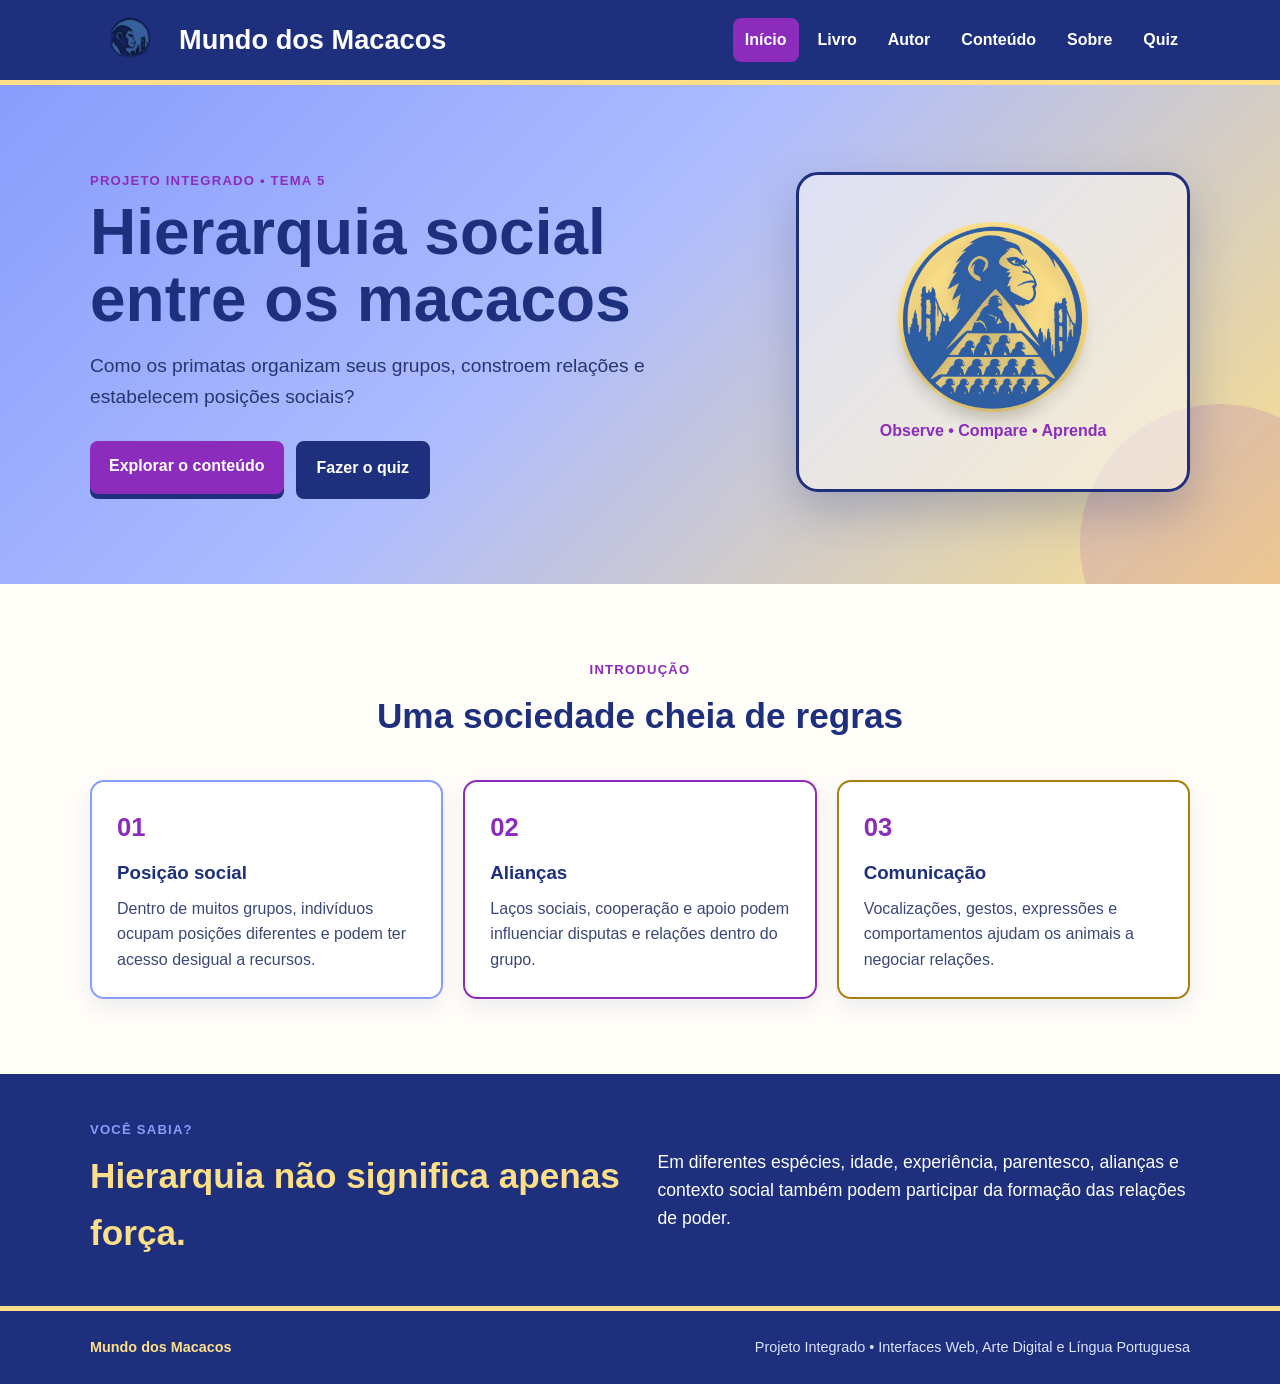
<file: index.html>
<!DOCTYPE html>
<html lang="pt-BR">
<head>
  <meta charset="UTF-8">
  <meta name="viewport" content="width=device-width, initial-scale=1.0">
  <title>Hierarquia Social entre os Macacos</title>
  <link rel="stylesheet" href="css/style3.css">
  <style>
    .topo {
    position: sticky;
    top: 0;
    }
  </style>
</head>
<body>
  <header class="topo">
    <div class="container nav-wrap">
    <a class="logo" href="index.html">
    <img src="Imagens/logos.png" alt="Logo Mundo dos Macacos" width=80 height= 80>
    <span>Mundo dos Macacos</span>
      </a>
      <button class="menu-btn" aria-label="Abrir menu">☰</button>
      <nav>
        <a class="ativo" href="index.html">Início</a>
        <a href="livro3.html">Livro</a>
        <a href="autor3.html">Autor</a>
        <a href="conteudo3.html">Conteúdo</a>
        <a href="sobre3.html">Sobre</a>
        <a href="quiz3.html">Quiz</a>
      </nav>
    </div>
  </header>

  <main>
    <section class="hero">
      <div class="container hero-grid">
        <div>
          <p class="tag">PROJETO INTEGRADO • TEMA 5</p>
          <h1>Hierarquia social entre os macacos</h1>
          <p class="lead">Como os primatas organizam seus grupos, constroem relações e estabelecem posições sociais?</p>
          <div class="botoes">
            <a class="btn" href="conteudo3.html">Explorar o conteúdo</a>
            <a class="btn btn-outline" href="quiz3.html">Fazer o quiz</a>
          </div>
        </div>
        <div class="macaco-card" aria-label="Ilustração de um macaco">
          <div class="lua"></div>
          <div class="macaco">
            <img class="hierar" src="Imagens/logohierarquia.png" alt="Logo Piramide"></div>
          <p>Observe • Compare • Aprenda</p>
        </div>
      </div>
    </section>

    <section class="container section">
      <div class="section-title">
        <p class="tag">INTRODUÇÃO</p>
        <h2>Uma sociedade cheia de regras</h2>
      </div>
      <div class="cards">
        <article class="card"><span>01</span><h3>Posição social</h3>
          <p>Dentro de muitos grupos, indivíduos ocupam posições diferentes e podem ter acesso desigual a recursos.</p>
        </article>
        <article class="card"><span>02</span><h3>Alianças</h3>
          <p>Laços sociais, cooperação e apoio podem influenciar disputas e relações dentro do grupo.</p>
        </article>
        <article class="card"><span>03</span><h3>Comunicação</h3>
          <p>Vocalizações, gestos, expressões e comportamentos ajudam os animais a negociar relações.</p>
        </article>
      </div>
    </section>

    <section class="faixa">
      <div class="container faixa-grid">
        <div><p class="tag">VOCÊ SABIA?</p><h2>Hierarquia não significa apenas força.</h2></div>
        <p>Em diferentes espécies, idade, experiência, parentesco, alianças e contexto social também podem participar da formação das relações de poder.</p>
      </div>
    </section>
  </main>

  <footer><div class="container"><strong> Mundo dos Macacos</strong><span>Projeto Integrado • Interfaces Web, Arte Digital e Língua Portuguesa</span></div></footer>
  <script src="js/script3.js"></script>
</body>
</html>
</file>
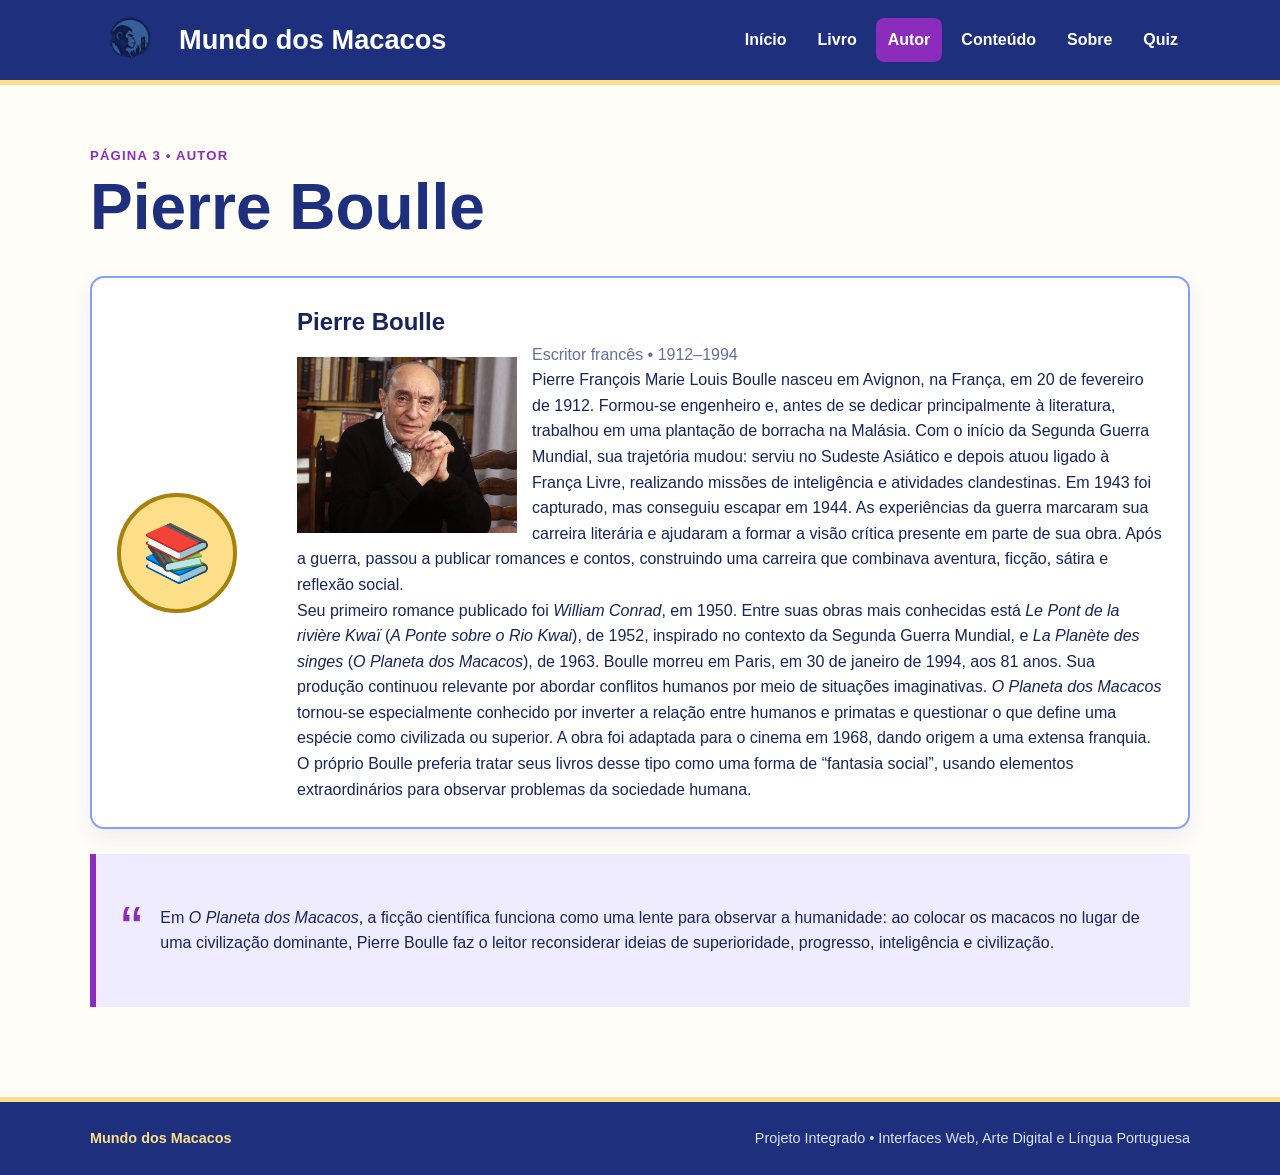
<file: autor3.html>
<!DOCTYPE html>
<html lang="pt-BR">
<head><meta charset="UTF-8"><meta name="viewport" content="width=device-width, initial-scale=1.0"><title>Autor | Mundo dos Macacos</title><link rel="stylesheet" href="css/style3.css">
  <style>
    .topo {
    position: sticky;
    top: 0;
    }
  </style>
</head>
<body>
<header class="topo"><div class="container nav-wrap"><a class="logo" href="index.html">
  <img src="Imagens/logos.png" alt="Logo Mundo dos Macacos" width=80 height=80><span>Mundo dos Macacos</span></a><button class="menu-btn">☰</button><nav>
  <a href="index.html">Início</a>
  <a href="livro3.html">Livro</a>
  <a class="ativo" href="autor3.html">Autor</a>
  <a href="conteudo3.html">Conteúdo</a>
  <a href="sobre3.html">Sobre</a><a href="quiz3.html">Quiz</a>
</nav>
</div>
</header>
<main class="container page">
<p class="tag">PÁGINA 3 • AUTOR</p><h1>Pierre Boulle</h1>
<div class="author-card"><div class="avatar">📚</div><div><h2>Pierre Boulle</h2>
  <img src="Imagens/autor.jpg" class="imagem-texto">
  <p class="muted">Escritor francês • 1912–1994</p><p>Pierre François Marie Louis Boulle nasceu em Avignon, na França, em 20 de fevereiro de 1912. Formou-se engenheiro e, antes de se dedicar principalmente à literatura, trabalhou em uma plantação de borracha na Malásia. Com o início da Segunda Guerra Mundial, sua trajetória mudou: serviu no Sudeste Asiático e depois atuou ligado à França Livre, realizando missões de inteligência e atividades clandestinas. Em 1943 foi capturado, mas conseguiu escapar em 1944. As experiências da guerra marcaram sua carreira literária e ajudaram a formar a visão crítica presente em parte de sua obra. Após a guerra, passou a publicar romances e contos, construindo uma carreira que combinava aventura, ficção, sátira e reflexão social.</p><p>Seu primeiro romance publicado foi <em>William Conrad</em>, em 1950. Entre suas obras mais conhecidas está <em>Le Pont de la rivière Kwaï</em> (<em>A Ponte sobre o Rio Kwai</em>), de 1952, inspirado no contexto da Segunda Guerra Mundial, e <em>La Planète des singes</em> (<em>O Planeta dos Macacos</em>), de 1963. Boulle morreu em Paris, em 30 de janeiro de 1994, aos 81 anos. Sua produção continuou relevante por abordar conflitos humanos por meio de situações imaginativas. <em>O Planeta dos Macacos</em> tornou-se especialmente conhecido por inverter a relação entre humanos e primatas e questionar o que define uma espécie como civilizada ou superior. A obra foi adaptada para o cinema em 1968, dando origem a uma extensa franquia. O próprio Boulle preferia tratar seus livros desse tipo como uma forma de “fantasia social”, usando elementos extraordinários para observar problemas da sociedade humana.</p></div></div>
<div class="quote"><span>“</span><p>Em <em>O Planeta dos Macacos</em>, a ficção científica funciona como uma lente para observar a humanidade: ao colocar os macacos no lugar de uma civilização dominante, Pierre Boulle faz o leitor reconsiderar ideias de superioridade, progresso, inteligência e civilização.</p></div>
</main><footer><div class="container"><strong> Mundo dos Macacos</strong><span>Projeto Integrado • Interfaces Web, Arte Digital e Língua Portuguesa</span></div></footer><script src="js/script3.js"></script>
</body></html>
</file>
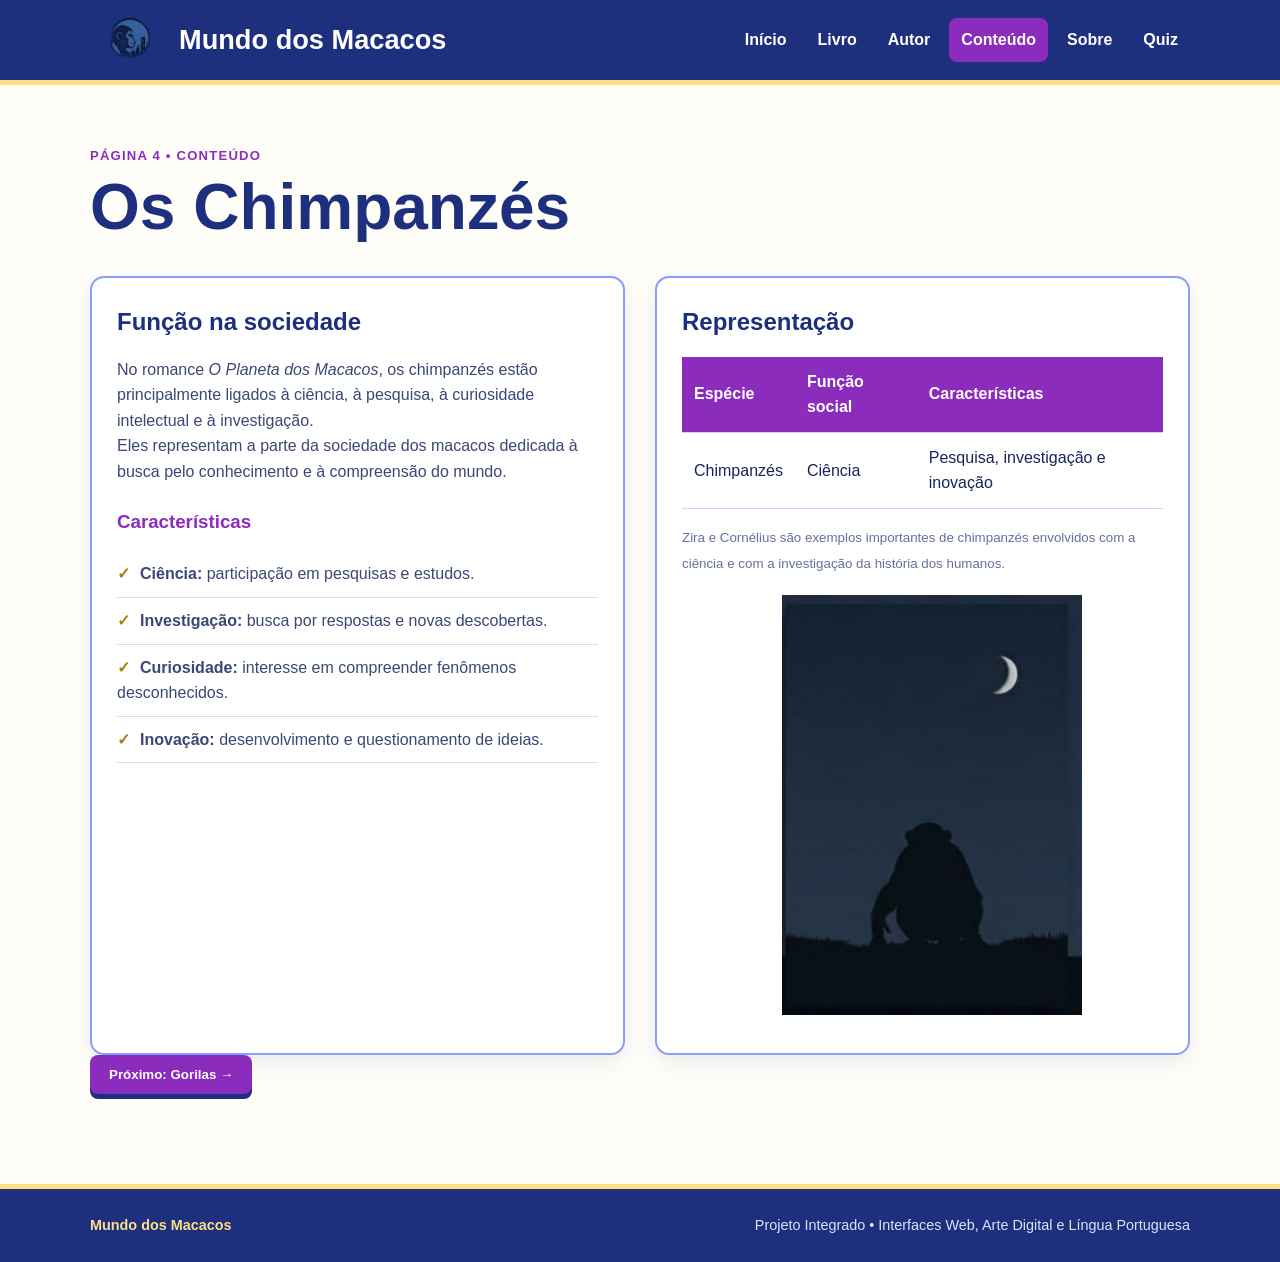
<file: conteudo3.html>
<!DOCTYPE html>
<html lang="pt-BR">
<head><meta charset="UTF-8"><meta name="viewport" content="width=device-width, initial-scale=1.0"><title>Conteúdo | Mundo dos Macacos</title><link rel="stylesheet" href="css/style3.css">
  <style>
    .topo {
    position: sticky;
    top: 0;
    }
  </style>
</head>
<body>
<header class="topo"><div class="container nav-wrap">
  <a class="logo" href="index.html">
  <img src="Imagens/logos.png" alt="Logo Mundo dos Macacos" width=80 height=80><span>Mundo dos Macacos</span></a>
  <button class="menu-btn">☰</button><nav>

    <a href="index.html">Início</a>
    <a href="livro3.html">Livro</a>
    <a href="autor3.html">Autor</a>
    <a class="ativo" href="conteudo3.html">Conteúdo</a>
    <a href="sobre3.html">Sobre</a>
    <a href="quiz3.html">Quiz</a>
  </nav>
</div>
</header>
<main class="container page">

    <p class="tag">PÁGINA 4 • CONTEÚDO</p>

    <!-- PÁGINA 1 - CHIMPANZÉS -->
    <section class="pagina ativa" id="chimpanzes">

        <h1>Os Chimpanzés</h1>

        <div class="info-grid">

            <section class="text-box">
                <h2>Função na sociedade</h2>

                <p>
                    No romance <i>O Planeta dos Macacos</i>, os chimpanzés
                    estão principalmente ligados à ciência, à pesquisa,
                    à curiosidade intelectual e à investigação.
                </p>

                <p>
                    Eles representam a parte da sociedade dos macacos
                    dedicada à busca pelo conhecimento e à compreensão
                    do mundo.
                </p>

                <h3>Características</h3>

                <ul class="check-list">
                    <li><b>Ciência:</b> participação em pesquisas e estudos.</li>
                    <li><b>Investigação:</b> busca por respostas e novas descobertas.</li>
                    <li><b>Curiosidade:</b> interesse em compreender fenômenos desconhecidos.</li>
                    <li><b>Inovação:</b> desenvolvimento e questionamento de ideias.</li>
                </ul>
            </section>

            <section class="table-box">
                <h2>Representação</h2>

                <table>
                    <thead>
                        <tr>
                            <th>Espécie</th>
                            <th>Função social</th>
                            <th>Características</th>
                        </tr>
                    </thead>

                    <tbody>
                        <tr>
                            <td>Chimpanzés</td>
                            <td>Ciência</td>
                            <td>Pesquisa, investigação e inovação</td>
                        </tr>
                    </tbody>
                </table>

                <small>
                    Zira e Cornélius são exemplos importantes de chimpanzés
                    envolvidos com a ciência e com a investigação da história
                    dos humanos.
                </small>
                  <img class="chimp" src="Imagens/chimpanzevet.jpg" alt="Chimpanzé Vetor">
            </section>
        </div>

        <button class="btn" data-pagina="gorilas">
            Próximo: Gorilas →
        </button>

    </section>


    <!-- PÁGINA 2 - GORILAS -->
    <section class="pagina" id="gorilas">

        <h1>Os Gorilas</h1>

        <div class="info-grid">

            <section class="text-box">
                <h2>Função na sociedade</h2>

                <p>
                    Os gorilas são associados à força física, à ação prática,
                    à caça e à segurança. Dentro da organização social
                    apresentada no romance, representam uma parcela mais
                    ligada à força e ao poder de ação.
                </p>

                <p>
                    Sua função está relacionada principalmente às atividades
                    que exigem autoridade física, imposição e capacidade de
                    agir diretamente sobre situações concretas.
                </p>

                <h3>Características</h3>

                <ul class="check-list">
                    <li><b>Força física:</b> representam a força dentro da sociedade.</li>
                    <li><b>Ação:</b> estão ligados às atividades práticas.</li>
                    <li><b>Caça:</b> participam de atividades relacionadas à caça.</li>
                    <li><b>Segurança:</b> exercem funções ligadas à proteção e à autoridade.</li>
                </ul>
            </section>

            <section class="table-box">
                <h2>Representação</h2>

                <table>
                    <thead>
                        <tr>
                            <th>Espécie</th>
                            <th>Função social</th>
                            <th>Características</th>
                        </tr>
                    </thead>

                    <tbody>
                        <tr>
                            <td>Chimpanzés</td>
                            <td>Ciência</td>
                            <td>Pesquisa, investigação e inovação</td>
                        </tr>
                        <tr>
                            <td>Gorilas</td>
                            <td>Força e ação</td>
                            <td>Caça, segurança e atividades práticas</td>
                        </tr>
                    </tbody>
                </table>
              <img class="goril" src="Imagens/gorilavet.jpg" alt="Gorila Vetor">
            </section>

        </div>

        <button class="btn" data-pagina="chimpanzes">
            ← Voltar: Chimpanzés
        </button>

        <button class="btn" data-pagina="orangotangos">
            Próximo: Orangotangos →
        </button>

    </section>


    <!-- PÁGINA 3 - ORANGOTANGOS -->
    <section class="pagina" id="orangotangos">

        <h1>Os Orangotangos</h1>

        <div class="info-grid">

            <section class="text-box">
                <h2>Função na sociedade</h2>

                <p>
                    Os orangotangos ocupam posições de autoridade e influência
                    política e institucional dentro da sociedade apresentada
                    no romance.
                </p>

                <p>
                    Eles são apresentados como mais conservadores e ligados
                    à manutenção das ideias tradicionais da sociedade.
                    Por isso, entram em conflito com descobertas científicas
                    que ameaçam suas certezas.
                </p>

                <h3>Características</h3>

                <ul class="check-list">
                    <li><b>Autoridade:</b> ocupam posições de influência.</li>
                    <li><b>Política:</b> participam da organização política da sociedade.</li>
                    <li><b>Tradição:</b> estão ligados à manutenção das ideias tradicionais.</li>
                    <li><b>Instituições:</b> representam estruturas de poder e organização social.</li>
                </ul>
            </section>

            <section class="table-box">
                <h2>Representação</h2>

                <table>
                    <thead>
                        <tr>
                            <th>Espécie</th>
                            <th>Função social</th>
                            <th>Características</th>
                        </tr>
                    </thead>

                    <tbody>
                        <tr>
                            <td>Chimpanzés</td>
                            <td>Ciência</td>
                            <td>Pesquisa, investigação e inovação</td>
                        </tr>
                        <tr>
                            <td>Gorilas</td>
                            <td>Força e ação</td>
                            <td>Caça, segurança e atividades práticas</td>
                        </tr>
                        <tr>
                            <td>Orangotangos</td>
                            <td>Autoridade</td>
                            <td>Política, tradição e instituições</td>
                        </tr>
                    </tbody>
                </table>

                <small>
                    A divisão representa a sociedade fictícia de Soror
                    apresentada no romance de Pierre Boulle.
                </small>
              <img class="orang" src="Imagens/orangotangovet.jpg" alt="Orangotango Vetor">
            </section>

        </div>

        <button class="btn" data-pagina="gorilas">
            ← Voltar: Gorilas
        </button>

    </section>

</main>
<footer><div class="container"><strong> Mundo dos Macacos</strong><span>Projeto Integrado • Interfaces Web, Arte Digital e Língua Portuguesa</span></div></footer><script src="js/script3.js"></script>
</body></html>
</file>
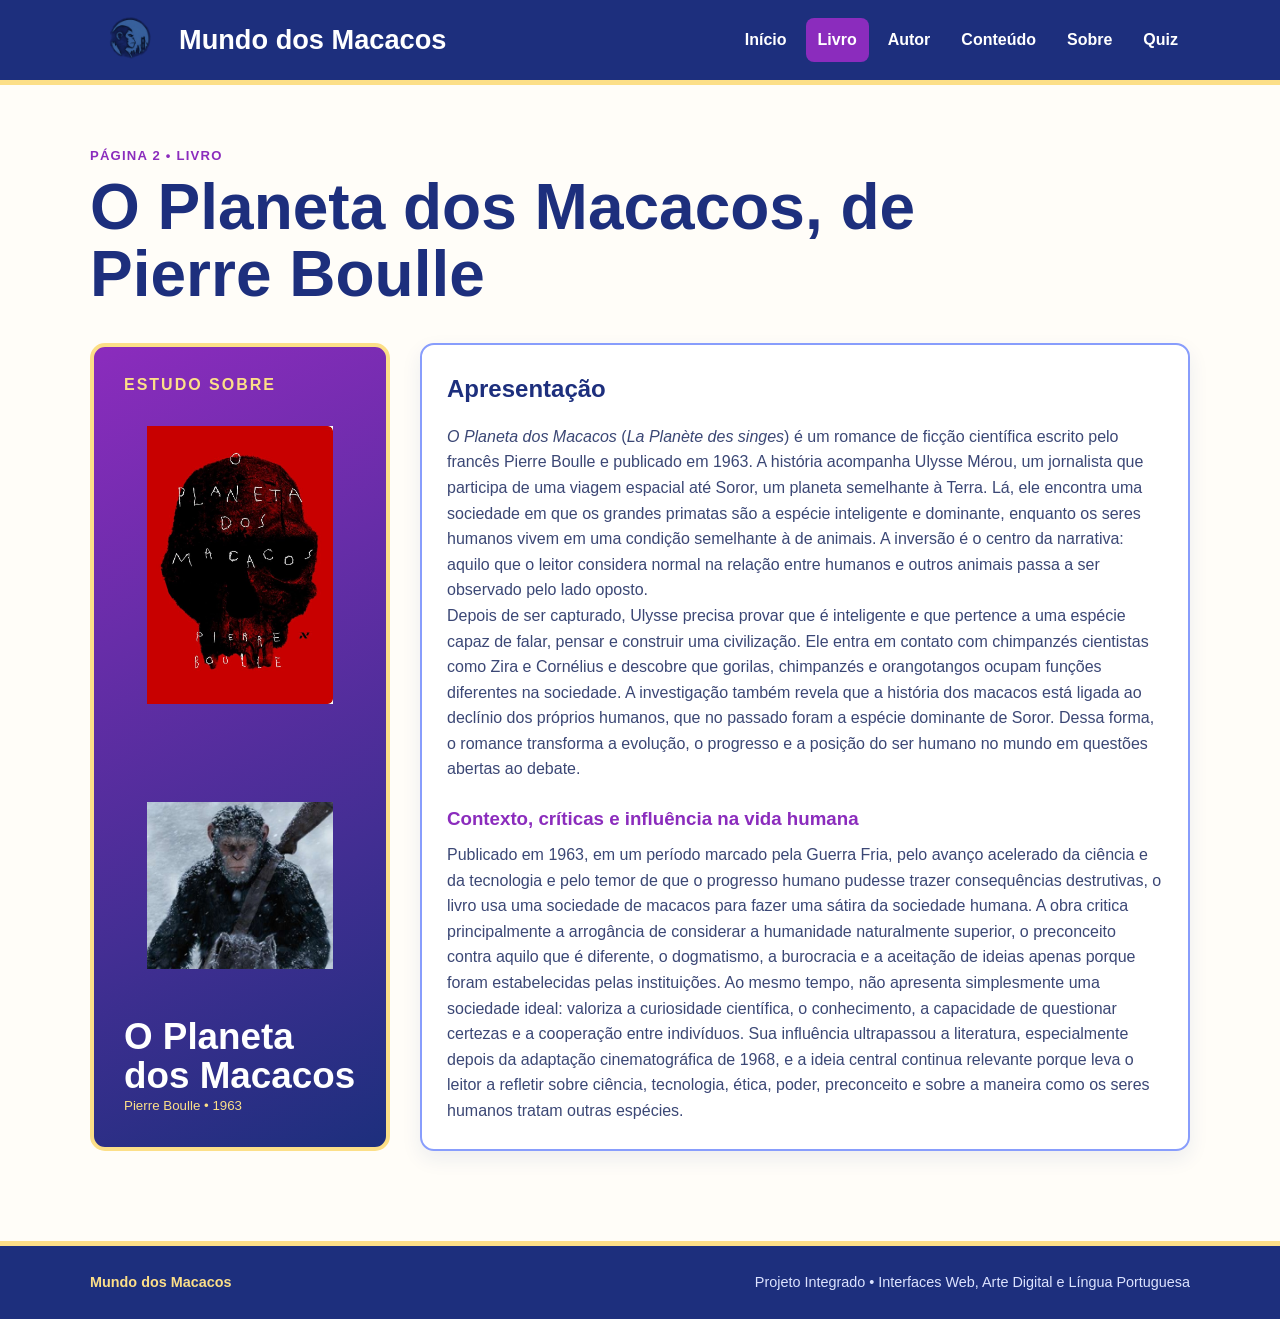
<file: livro3.html>
<!DOCTYPE html>
<html lang="pt-BR">
<head><meta charset="UTF-8"><meta name="viewport" content="width=device-width, initial-scale=1.0"><title>Livro | Mundo dos Macacos</title><link rel="stylesheet" href="css/style3.css">
  <style>
    .topo {
    position: sticky;
    top: 0;
    }
  </style>
</head>
<body>
<header class="topo"><div class="container nav-wrap"><a class="logo" href="index.html">     <img src="Imagens/logos.png" alt="Logo Mundo dos Macacos" width=80 height= 80><span>Mundo dos Macacos</span></a><button class="menu-btn">☰</button><nav>
  <a href="index.html">Início</a>
  <a class="ativo" href="livro3.html">Livro</a>
  <a href="autor3.html">Autor</a>
  <a href="conteudo3.html">Conteúdo</a>
  <a href="sobre3.html">Sobre</a>
  <a href="quiz3.html">Quiz</a>
</nav>
</div>
</header>
<main class="container page">
  <p class="tag">PÁGINA 2 • LIVRO</p><h1>O Planeta dos Macacos, de Pierre Boulle</h1>
  <div class="book-layout">
    <div class="capa">
      
      <img class="capalivro" src="Imagens/capalivro.jpg" alt="Capa de O Planeta dos Macacos">
      
      <img class="capafilme" src="Imagens/capafilme.jpg" alt="Capa de O Planeta dos Macacos">

    <div class="capa-top">ESTUDO SOBRE</div>
    <h2>O Planeta<br>dos Macacos</h2>
    <small>Pierre Boulle • 1963</small>
    </div>
      
    <article class="text-box"><h2>Apresentação</h2><p><em>O Planeta dos Macacos</em> (<em>La Planète des singes</em>) é um romance de ficção científica escrito pelo francês Pierre Boulle e publicado em 1963. A história acompanha Ulysse Mérou, um jornalista que participa de uma viagem espacial até Soror, um planeta semelhante à Terra. Lá, ele encontra uma sociedade em que os grandes primatas são a espécie inteligente e dominante, enquanto os seres humanos vivem em uma condição semelhante à de animais. A inversão é o centro da narrativa: aquilo que o leitor considera normal na relação entre humanos e outros animais passa a ser observado pelo lado oposto.</p><p>Depois de ser capturado, Ulysse precisa provar que é inteligente e que pertence a uma espécie capaz de falar, pensar e construir uma civilização. Ele entra em contato com chimpanzés cientistas como Zira e Cornélius e descobre que gorilas, chimpanzés e orangotangos ocupam funções diferentes na sociedade. A investigação também revela que a história dos macacos está ligada ao declínio dos próprios humanos, que no passado foram a espécie dominante de Soror. Dessa forma, o romance transforma a evolução, o progresso e a posição do ser humano no mundo em questões abertas ao debate.</p><h3>Contexto, críticas e influência na vida humana</h3><p>Publicado em 1963, em um período marcado pela Guerra Fria, pelo avanço acelerado da ciência e da tecnologia e pelo temor de que o progresso humano pudesse trazer consequências destrutivas, o livro usa uma sociedade de macacos para fazer uma sátira da sociedade humana. A obra critica principalmente a arrogância de considerar a humanidade naturalmente superior, o preconceito contra aquilo que é diferente, o dogmatismo, a burocracia e a aceitação de ideias apenas porque foram estabelecidas pelas instituições. Ao mesmo tempo, não apresenta simplesmente uma sociedade ideal: valoriza a curiosidade científica, o conhecimento, a capacidade de questionar certezas e a cooperação entre indivíduos. Sua influência ultrapassou a literatura, especialmente depois da adaptação cinematográfica de 1968, e a ideia central continua relevante porque leva o leitor a refletir sobre ciência, tecnologia, ética, poder, preconceito e sobre a maneira como os seres humanos tratam outras espécies.</p></article>
  </div>
</main>
<footer><div class="container"><strong> Mundo dos Macacos</strong><span>Projeto Integrado • Interfaces Web, Arte Digital e Língua Portuguesa</span></div></footer><script src="js/script3.js"></script>
</body></html>
</file>
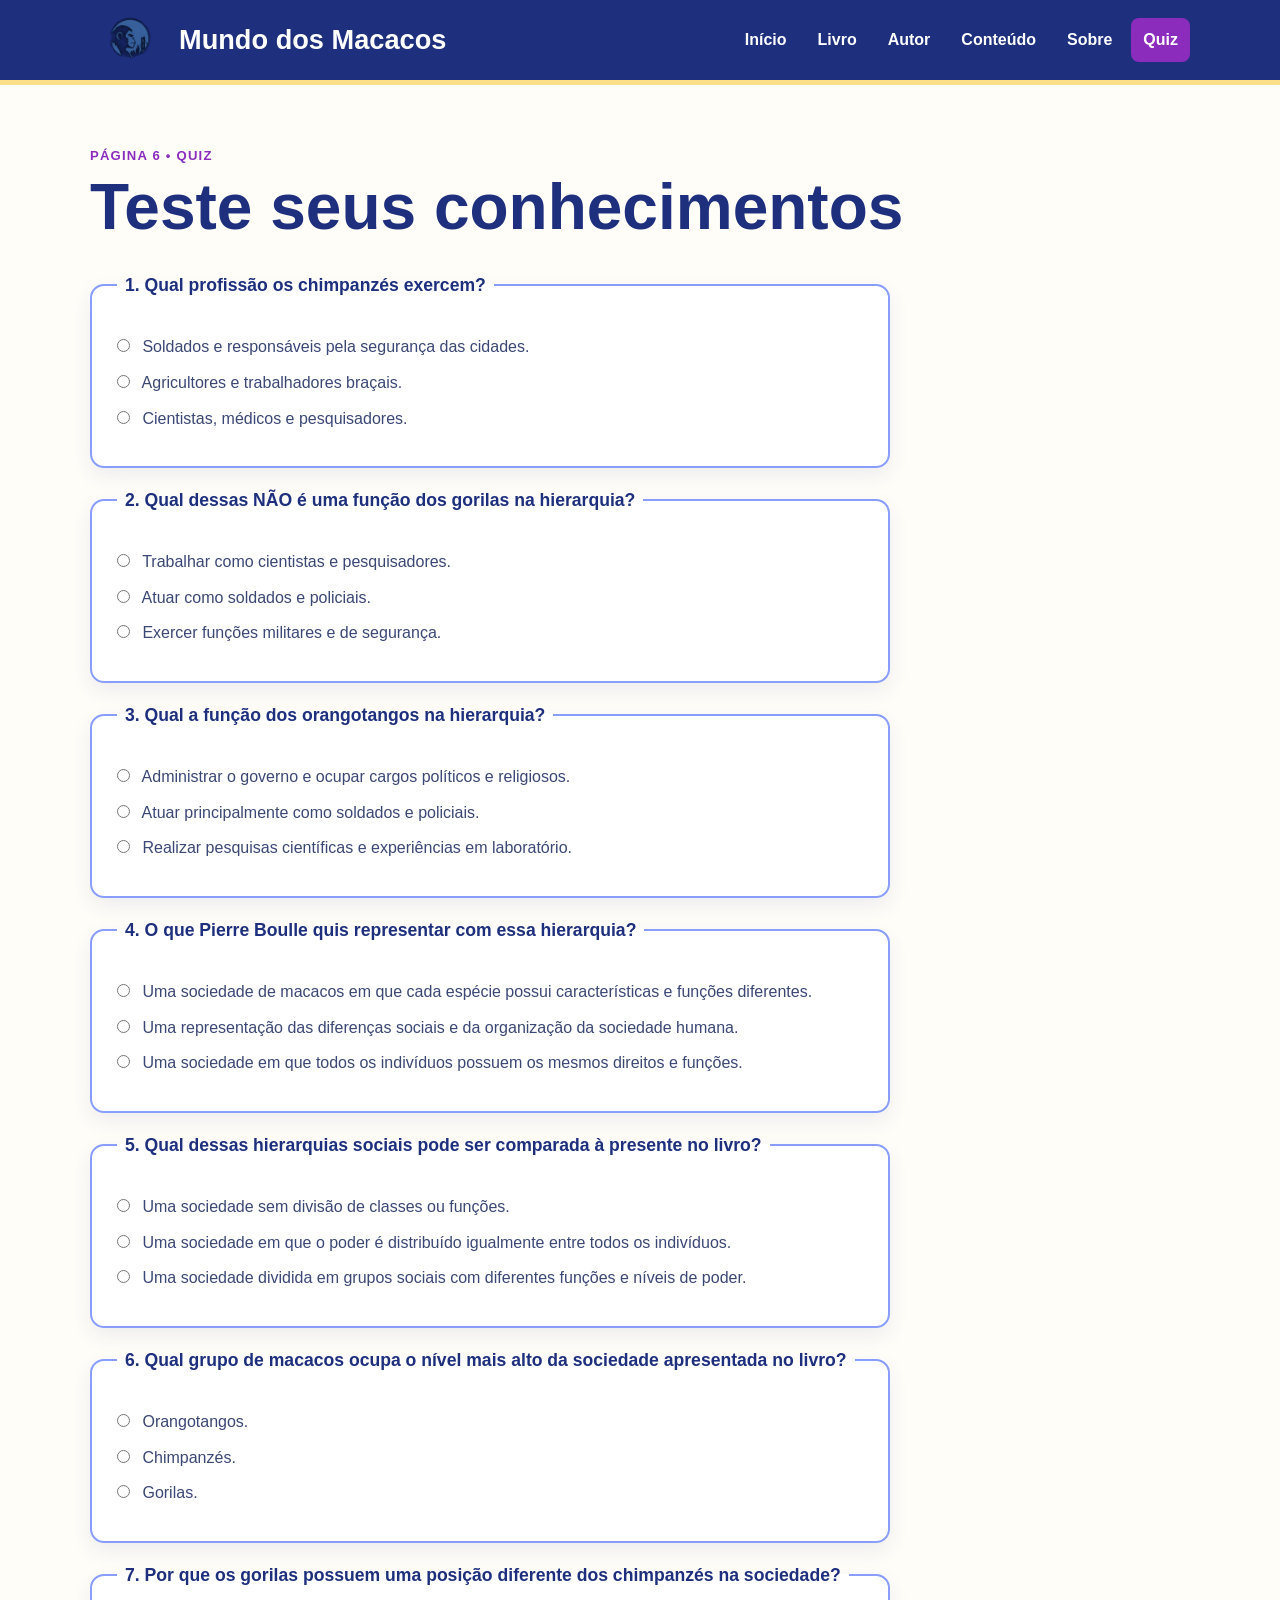
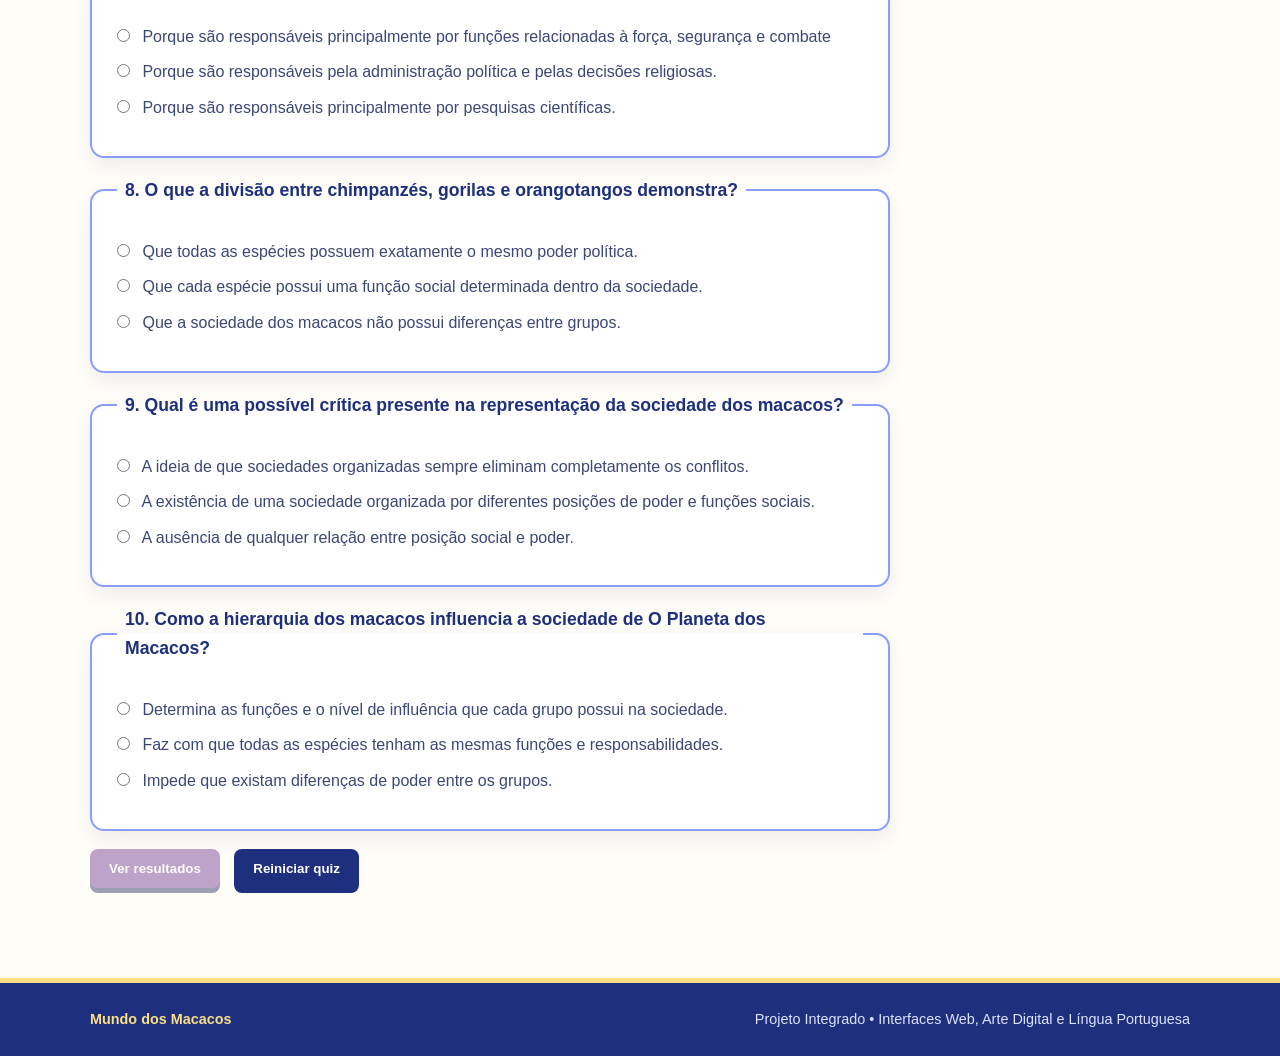
<file: quiz3.html>
<!DOCTYPE html>
<html lang="pt-BR">
<head><meta charset="UTF-8"><meta name="viewport" content="width=device-width, initial-scale=1.0"><title>Quiz | Mundo dos Macacos</title><link rel="stylesheet" href="css/style3.css">
  <style>
    .topo {
    position: sticky;
    top: 0;
    }
  </style>
</head>
<body>
<header class="topo"><div class="container nav-wrap"><a class="logo" href="index.html">
  <img src="Imagens/logos.png" alt="Logo Mundo dos Macacos" width=80 height=80><span>Mundo dos Macacos</span></a><button class="menu-btn">☰</button><nav>
  <a href="index.html">Início</a>
  <a href="livro3.html">Livro</a>
  <a href="autor3.html">Autor</a>
  <a href="conteudo3.html">Conteúdo</a>
  <a href="sobre3.html">Sobre</a>
  <a class="ativo" href="quiz3.html">Quiz</a>
</nav>
</div>
</header>
<main class="container page">
<p class="tag">PÁGINA 6 • QUIZ</p><h1>Teste seus conhecimentos</h1>
<form id="quizForm" class="quiz">
  
<fieldset><legend>1. Qual profissão os chimpanzés exercem?</legend>
<label><input type="radio" name="q1" value="a"> Soldados e responsáveis pela segurança das cidades.</label>
<label><input type="radio" name="q1" value="b"> Agricultores e trabalhadores braçais.</label>
<label><input type="radio" name="q1" value="c"> Cientistas, médicos e pesquisadores.</label>
</fieldset>

<fieldset><legend>2. Qual dessas NÃO é uma função dos gorilas na hierarquia?</legend>
<label><input type="radio" name="q2" value="a"> Trabalhar como cientistas e pesquisadores.</label>
<label><input type="radio" name="q2" value="b"> Atuar como soldados e policiais.</label>
<label><input type="radio" name="q2" value="c"> Exercer funções militares e de segurança.</label>
</fieldset>

<fieldset><legend>3. Qual a função dos orangotangos na hierarquia?</legend>
<label><input type="radio" name="q3" value="a"> Administrar o governo e ocupar cargos políticos e religiosos.</label>
<label><input type="radio" name="q3" value="b"> Atuar principalmente como soldados e policiais.</label>
<label><input type="radio" name="q3" value="c"> Realizar pesquisas científicas e experiências em laboratório.</label>
</fieldset>

<fieldset><legend>4. O que Pierre Boulle quis representar com essa hierarquia?</legend>
<label><input type="radio" name="q4" value="a"> Uma sociedade de macacos em que cada espécie possui características e funções diferentes.</label>
<label><input type="radio" name="q4" value="b"> Uma representação das diferenças sociais e da organização da sociedade humana.</label>
<label><input type="radio" name="q4" value="c"> Uma sociedade em que todos os indivíduos possuem os mesmos direitos e funções.</label>
</fieldset>

<fieldset><legend>5. Qual dessas hierarquias sociais pode ser comparada à presente no livro?</legend>
<label><input type="radio" name="q5" value="a"> Uma sociedade sem divisão de classes ou funções.</label>
<label><input type="radio" name="q5" value="b"> Uma sociedade em que o poder é distribuído igualmente entre todos os indivíduos.</label>
<label><input type="radio" name="q5" value="c"> Uma sociedade dividida em grupos sociais com diferentes funções e níveis de poder.</label>
</fieldset>

<fieldset><legend>6. Qual grupo de macacos ocupa o nível mais alto da sociedade apresentada no livro?</legend>
<label><input type="radio" name="q6" value="a"> Orangotangos.</label>
<label><input type="radio" name="q6" value="b"> Chimpanzés.</label>
<label><input type="radio" name="q6" value="c"> Gorilas.</label>
</fieldset>

<fieldset><legend>7. Por que os gorilas possuem uma posição diferente dos chimpanzés na sociedade?</legend>
<label><input type="radio" name="q7" value="a"> Porque são responsáveis principalmente por funções relacionadas à força, segurança e combate</label>
<label><input type="radio" name="q7" value="b"> Porque são responsáveis pela administração política e pelas decisões religiosas.</label>
<label><input type="radio" name="q7" value="c"> Porque são responsáveis principalmente por pesquisas científicas.</label>
</fieldset>

<fieldset><legend>8. O que a divisão entre chimpanzés, gorilas e orangotangos demonstra?</legend>
<label><input type="radio" name="q8" value="a"> Que todas as espécies possuem exatamente o mesmo poder política.</label>
<label><input type="radio" name="q8" value="b"> Que cada espécie possui uma função social determinada dentro da sociedade.</label>
<label><input type="radio" name="q8" value="c"> Que a sociedade dos macacos não possui diferenças entre grupos.</label>
</fieldset>

<fieldset><legend>9. Qual é uma possível crítica presente na representação da sociedade dos macacos?</legend>
<label><input type="radio" name="q9" value="a"> A ideia de que sociedades organizadas sempre eliminam completamente os conflitos.</label>
<label><input type="radio" name="q9" value="b"> A existência de uma sociedade organizada por diferentes posições de poder e funções sociais.</label>
<label><input type="radio" name="q9" value="c"> A ausência de qualquer relação entre posição social e poder.</label>
</fieldset>

<fieldset><legend>10. Como a hierarquia dos macacos influencia a sociedade de O Planeta dos Macacos?</legend>
<label><input type="radio" name="q10" value="a"> Determina as funções e o nível de influência que cada grupo possui na sociedade.</label>
<label><input type="radio" name="q10" value="b"> Faz com que todas as espécies tenham as mesmas funções e responsabilidades.</label>
<label><input type="radio" name="q10" value="c"> Impede que existam diferenças de poder entre os grupos.</label>
</fieldset>
  
<button type="submit" id="botaoResultado" class="btn" disabled>
    Ver resultados
</button>

<button type="button" id="botaoReiniciar" class="btn reiniciar">
    Reiniciar quiz
</button>
<p id="resultado" class="resultado" aria-live="polite"></p>
</form>
</main><footer><div class="container"><strong> Mundo dos Macacos</strong><span>Projeto Integrado • Interfaces Web, Arte Digital e Língua Portuguesa</span></div></footer><script src="js/script3.js"></script>
</body></html>
</file>
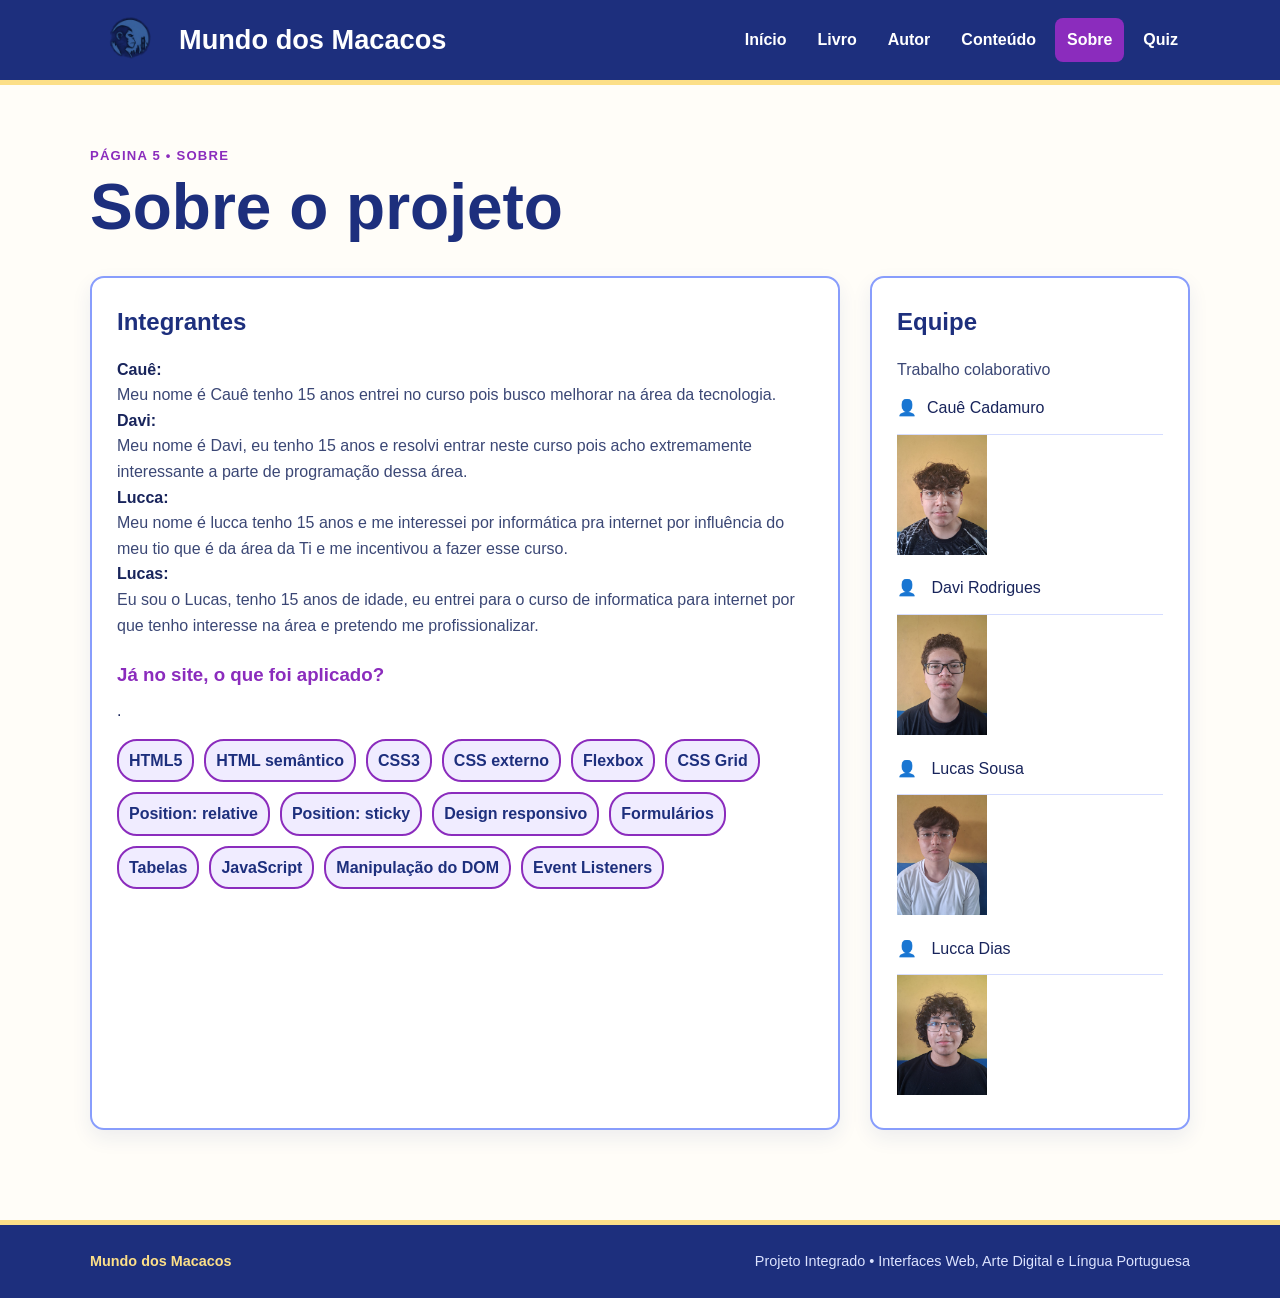
<file: sobre3.html>
<!DOCTYPE html>
<html lang="pt-BR">
<head><meta charset="UTF-8"><meta name="viewport" content="width=device-width, initial-scale=1.0"><title>Sobre | Mundo dos Macacos</title><link rel="stylesheet" href="css/style3.css">
  <style>
    .topo {
    position: sticky;
    top: 0;
    }
  </style>
</head>
<body>
<header class="topo"><div class="container nav-wrap"><a class="logo" href="index.html">
  <img src="Imagens/logos.png" alt="Logo Mundo dos Macacos" width=80 height=80><span>Mundo dos Macacos</span></a><button class="menu-btn">☰</button><nav>
  <a href="index.html">Início</a>
  <a href="livro3.html">Livro</a>
  <a href="autor3.html">Autor</a>
  <a href="conteudo3.html">Conteúdo</a>
  <a class="ativo" href="sobre3.html">Sobre</a>
  <a href="quiz3.html">Quiz</a>
</nav>
</div>
</header>
<main class="container page">
<p class="tag">PÁGINA 5 • SOBRE</p><h1>Sobre o projeto</h1>
<div class="about-grid"><section class="text-box"><h2>Integrantes</h2>
  <strong>Cauê:</strong>
  <p>Meu nome é Cauê tenho 15 anos entrei no curso pois busco melhorar na área da tecnologia.</p>
  <strong>Davi:</strong> 
  <p>Meu nome é Davi, eu tenho 15 anos e resolvi entrar neste curso pois acho extremamente interessante a parte de programação dessa área.</p>
  <strong>Lucca:</strong>
  <p>Meu nome é lucca tenho 15 anos e me interessei por informática pra internet por influência do meu tio que é da área da Ti e me incentivou a fazer esse curso.</p> 
  <strong>Lucas:</strong>
  <p>Eu sou o Lucas, tenho 15 anos de idade, eu entrei para o curso de informatica para internet por que tenho interesse na área e pretendo me profissionalizar.</p><h3>Já no site, o que foi aplicado?</h3>.
<div class="skills">
    <span>HTML5</span>
    <span>HTML semântico</span>
    <span>CSS3</span>
    <span>CSS externo</span>
    <span>Flexbox</span>
    <span>CSS Grid</span>
    <span>Position: relative</span>
    <span>Position: sticky</span>
    <span>Design responsivo</span>
    <span>Formulários</span>
    <span>Tabelas</span>
    <span>JavaScript</span>
    <span>Manipulação do DOM</span>
    <span>Event Listeners</span>
</div></section>
<section class="members"><h2>Equipe</h2><p>Trabalho colaborativo</p>
<div class="member">👤<span>Cauê Cadamuro</span>
</div>
  <img class="sobreCC" src="Imagens/Caue.jpg" alt="Cauê">
<div class="member">👤 <span>Davi Rodrigues</span></div>
  <img class="sobreDR" src="Imagens/Davi.jpg" alt="Davi">
<div class="member">👤 <span>Lucas Sousa</span></div>
  <img class="sobreLS" src="Imagens/Lucas.jpg" alt="Lucas">
<div class="member">👤 <span>Lucca Dias</span></div>
  <img class="sobreLD" src="Imagens/Lucca.jpg" alt="Lucca">
</section></div>
</main><footer><div class="container"><strong> Mundo dos Macacos</strong><span>Projeto Integrado • Interfaces Web, Arte Digital e Língua Portuguesa</span></div></footer><script src="js/script3.js"></script>
</body></html>
</file>
<file: css/style3.css>
*{box-sizing:border-box;margin:0;padding:0}
:root{
  --azul-claro:#889dfc;
  --amarelo:#fcdf88;
  --roxo:#8b2cbd;
  --dourado:#a8800b;
  --azul-escuro:#1d2f7d;
  --branco:#fffdf8;
  --texto:#18245b;
}
html{scroll-behavior:smooth}
body{
  font-family:Arial,Helvetica,sans-serif;
  background:var(--branco);
  color:var(--texto);
  line-height:1.6;
}
.container{width:min(1100px,92%);margin:auto;}

.topo{
  position:relative;
  background:var(--azul-escuro);
  border-bottom:5px solid var(--amarelo);
  z-index:10;
}
.nav-wrap{
  min-height:74px;
  display:flex;
  align-items:center;
  justify-content:space-between;
  gap:20px;
}
nav a:hover,nav a.ativo{background:var(--roxo);color:white}
.menu-btn{
  display:none;background:transparent;border:1px solid var(--azul-claro);
  color:white;border-radius:7px;padding:8px;font-size:1.2rem;cursor:pointer
}

.hero{
  position:relative;overflow:hidden;
  background:linear-gradient(135deg,var(--azul-claro) 0%,#aebcff 45%,var(--amarelo) 100%);
  padding:85px 0 90px;
}
.hero:after{
  content:"";position:absolute;width:280px;height:280px;border-radius:50%;
  background:var(--roxo);opacity:.14;right:-80px;bottom:-100px
}
.hero-grid{
  position:relative;z-index:1;
  display:grid;grid-template-columns:1.25fr .75fr;align-items:center;gap:50px
}
.tag{
  color:var(--roxo);font-weight:900;letter-spacing:1.2px;
  font-size:.82rem;margin-bottom:8px
}
.hero h1,.page h1{
  color:var(--azul-escuro);
  font-size:clamp(2.1rem,5vw,4.5rem);
  line-height:1.05;margin-bottom:18px
}
.lead{font-size:1.2rem;color:#27366e;max-width:650px}
.botoes{display:flex;gap:12px;flex-wrap:wrap;margin-top:28px}
.btn{
  display:inline-block;background:var(--roxo);color:white;border:0;
  text-decoration:none;padding:12px 19px;border-radius:8px;font-weight:900;cursor:pointer;
  box-shadow:0 5px 0 var(--azul-escuro)
}
.btn:hover{transform:translateY(-2px);filter:brightness(1.08)}
.btn:disabled {
    opacity: 0.45;
    cursor: not-allowed;
    transform: none;
    filter: grayscale(40%);
}
.btn-outline{
  background:var(--azul-escuro);border:2px solid var(--azul-escuro)
}
.macaco-card{
  position:relative;min-height:320px;border:3px solid var(--azul-escuro);
  border-radius:22px;background:rgba(255,253,248,.55);
  display:flex;align-items:center;justify-content:center;flex-direction:column;
  overflow:hidden;box-shadow:0 20px 45px rgba(29,47,125,.25)
}
.lua{
  position:absolute;
  width:190px;
  height:190px;
  border-radius:50%;
  background:var(--amarelo);
  top: 45%;
  left: 50%;
  transform: translate(-50%, -50%);
}
.hierar {
    position:relative;
    font-size:9rem;
    z-index:0;
    width:190px;
    top: 38%;
    filter:drop-shadow(0 10px 8px #0003)
}
@media (max-width: 800px) {
    .hierar {
        top: 48%;
        right: 0%;
        transform: translate (40%, 90%);
    }
}
.macaco-card p{position:relative;z-index:2;color:var(--roxo);font-weight:900}
.section{padding:75px 0}
.section-title{text-align:center;margin-bottom:35px}
.section-title h2,.faixa h2{font-size:2.2rem;color:var(--azul-escuro)}
.cards{display:grid;grid-template-columns:repeat(3,1fr);gap:20px}
.card,.text-box,.members,.table-box,.author-card,.quiz fieldset{
  background:white;border:2px solid var(--azul-claro);border-radius:14px;padding:25px;
  box-shadow:0 8px 20px rgba(29,47,125,.08)
}
.card:nth-child(2){border-color:var(--roxo)}
.card:nth-child(3){border-color:var(--dourado)}
.card span{
  display:inline-block;color:var(--roxo);font-size:1.6rem;font-weight:900;margin-bottom:10px
}
.card h3{margin-bottom:8px;color:var(--azul-escuro)}
.card p,.text-box p,.members p{color:#3b4775}

.faixa{background:var(--azul-escuro);padding:45px 0;color:white}
.faixa h2{color:var(--amarelo)}
.faixa .tag{color:var(--azul-claro)}
.faixa-grid{display:grid;grid-template-columns:1fr 1fr;gap:35px;align-items:center}
.faixa p:last-child{font-size:1.1rem;color:#fff}

.page{padding:60px 0 90px;min-height:calc(100vh - 145px)}
.page>h1{max-width:850px}
.book-layout,.author-card,.info-grid,.about-grid{
  display:grid;grid-template-columns:300px 1fr;gap:30px;margin-top:35px
}
.capa{
  position:relative;min-height:430px;border-radius:15px;padding:30px;
  background:linear-gradient(155deg,var(--roxo),var(--azul-escuro));
  overflow:hidden;border:4px solid var(--amarelo);
  display:flex;flex-direction:column;justify-content:flex-end;color:white
}
@media (max-width: 800px) {
    .capa {
        width:380px;
        height: 690px;
    }
}
.capalivro{
    width: 80%;
    height: auto;
    display: block;
    margin: auto;
}
@media (max-width: 800px) {
  .capalivro {
    width: 90%;
    height: auto;
    display: block;
    margin: auto;
  }
}
.capafilme {
    width: 80%;
    height: auto;
    display: block;
    margin: auto;
}
@media (max-width: 800px) {
  .capafilme{
    display:none;
  }
}
.capa-top{position:absolute;top:25px;font-weight:700;letter-spacing:2px;color:var(--amarelo)}
.capa h2{font-size:2.3rem;line-height:1.05}.capa small{color:var(--amarelo)}

.text-box h2,.table-box h2,.members h2{margin-bottom:15px;color:var(--azul-escuro)}
.text-box h3{margin:22px 0 8px;color:var(--roxo)}
.author-card{grid-template-columns:150px 1fr;align-items:center}
.avatar{
  width:120px;height:120px;border-radius:50%;background:var(--amarelo);
  border:4px solid var(--dourado);display:grid;place-items:center;font-size:3.5rem
}
.muted,small{color:#65709c}
.quote{
  margin-top:25px;padding:25px;border-left:6px solid var(--roxo);
  background:#f0ecff;display:flex;gap:18px;align-items:center
}
.imagem-texto {
    float: left;
    width: 220px;
    margin: 15px 15px 10px 0;
}
.quote span{font-size:4rem;color:var(--roxo)}
.info-grid{grid-template-columns:1fr 1fr}
.check-list{list-style:none;margin-top:15px}
.check-list li{
  padding:10px 0;border-bottom:1px solid #d5dcff;color:#3b4775
}
.check-list li:before{content:"✓";color:var(--dourado);font-weight:900;margin-right:10px}
table{width:100%;border-collapse:collapse;margin:15px 0}
th,td{text-align:left;padding:12px;border-bottom:1px solid #cdd5ff}
th{background:var(--roxo);color:white}
tr:nth-child(even){background:#f3f5ff}
.about-grid{grid-template-columns:1fr 320px}
.skills{display:flex;gap:10px;flex-wrap:wrap;margin-top:15px}
.skills span{
  background:#f0ecff;border:2px solid var(--roxo);padding:7px 10px;
  border-radius:20px;color:var(--azul-escuro);font-weight:700
}
.info {
    display: flex;
    align-items: center;
    gap: 5px;
}

.info img {
    width: 5px;
    height: 5px;
}
.member{padding:13px 0;border-bottom:1px solid #d5dcff}
.member span{margin-left:10px}
.quiz{max-width:800px;margin-top:30px}
.quiz fieldset{margin-bottom:18px}
.quiz legend{font-size:1.1rem;font-weight:900;padding:0 8px;color:var(--azul-escuro)}
.quiz label{display:block;margin:10px 0;color:#3b4775;cursor:pointer}
.quiz input{margin-right:8px;accent-color:var(--roxo)}
.resultado{margin-top:20px;font-size:1.2rem;font-weight:900;color:var(--roxo)}
.resultado.erro{color:#a8800b}
footer{
  background:var(--azul-escuro);border-top:5px solid var(--amarelo);padding:25px 0
}
footer .container{
  display:flex;justify-content:space-between;gap:20px;color:#dce3ff;font-size:.9rem
}
footer strong{color:var(--amarelo)}

@media(max-width:800px){
  .menu-btn{display:block}
  nav{
    display:none;position:absolute;left:4%;right:4%;top:69px;background:var(--azul-escuro);
    padding:12px;border:2px solid var(--amarelo);border-radius:10px;flex-direction:column
  }
  nav.aberto{display:flex}
  .hero-grid,.faixa-grid,.book-layout,.author-card,.info-grid,.about-grid{grid-template-columns:1fr}
  .cards{grid-template-columns:1fr}
  .hero{padding:55px 0}
  .macaco-card{min-height:250px}
  .page h1{font-size:2.5rem}
  .capa{min-height:350px}
  footer .container{flex-direction:column}
}
/* Navegação entre as páginas de espécies */

.pagina {
  display: none;
}

.pagina.ativa {
  display: block;
}
.logo{
  color:white;text-decoration:none;font-weight:900;font-size:1.25rem;
  display:flex;align-items:center;gap:9px;
}
.logo span{font-size:1.7rem}
nav{display:flex;gap:7px;flex-wrap:wrap}
nav a{
  color:white;text-decoration:none;padding:9px 12px;border-radius:8px;
  font-weight:800;
}
@media(max-width:800px){
  nav{
    display:none;
  }

  nav.aberto{
    display:flex;
  }
}
.chimp {
    float: center;
    width: 300px;
    height: 420px;
    margin: 20px 0 5px 100px;
}
@media (max-width: 800px) {
  .chimp {
     float: center;
     width: 200px;
     height: 300px;
     margin: 20px 0 5px 70px;
  }
}
.goril {
    float: center;
    width: 300px;
    height: 420px;
    margin: 20px 0 5px 100px;
}
@media (max-width: 800px) {
  .goril {
     float: center;
     width: 200px;
     height: 300px;
     margin: 20px 0 5px 70px;
  }
}
.orang {
    float: center;
    width: 300px;
    height: 420px;
    margin: 20px 0 40px 100px;
}
@media (max-width: 800px) {
  .orang {
     float: center;
     width: 200px;
     height: 300px;
     margin: 20px 0 5px 70px;
  }
}
@media(max-width:800px){
  .menu-btn{display:block}
  nav{
    display:none;position:absolute;left:4%;right:4%;top:69px;background:var(--azul-escuro);
    padding:12px;border:2px solid var(--amarelo);border-radius:10px;flex-direction:column
  }
  nav.aberto{display:flex}
  .hero-grid,.faixa-grid,.book-layout,.author-card,.info-grid,.about-grid{grid-template-columns:1fr}
  .cards{grid-template-columns:1fr}
  .hero{padding:55px 0}
  .macaco-card{min-height:250px}
  .page h1{font-size:2.5rem}
  .capa{min-height:350px}
  footer .container{flex-direction:column}
}
  .sobreDR {
    height:120px;
}
  .sobreLD {
    height:120px;
}
  .sobreLS {
    height:120px;
}
  .sobreCC {
    height:120px;
  }
#orangotangos .table-box {
    min-width: 0;
    max-width: 100%;
    overflow-x: hidden;
}

#orangotangos table {
    width: 100%;
    table-layout: fixed;
    word-break: break-word;
}
.feedback {
  margin-top: 12px;
  padding: 10px;
  border-radius: 8px;
  font-weight: 700;
}

.feedback.correta {
  color: #1f7a3d;
  background: #e8f7ed;
  border: 1px solid #369055;
}

.feedback.incorreta {
  color: #a33a3a;
  background: #fdeaea;
  border: 1px solid #e09a9a;
}
.reiniciar {
  background: var(--azul-escuro);
  margin-left: 10px;
}
.resultado {
  display: none;
  margin-top: 20px;
  padding: 15px;
  border-radius: 10px;
  font-size: 1.1rem;
  font-weight: 700;
  border: 2px solid;
}

.resultado.mostrar {
  display: block;
}

.resultado strong {
  font-size: 1.4rem;
}

/* 0 a 4 acertos */
.resultado-vermelho {
  color: #a33a3a;
  background: #fdeaea;
  border-color: #e09a9a;
}

/* 5 a 6 acertos */
.resultado-amarelo {
  color: #8a6800;
  background: #fff8d9;
  border-color: #e5ca62;
}

/* 7 a 8 acertos */
.resultado-azul {
  color: var(--azul-escuro);
  background: #eaf0ff;
  border-color: #91a9e8;
}

/* 9 a 10 acertos */
.resultado-verde {
  color: #1f7a3d;
  background: #e8f7ed;
  border-color: #6bc48a;
}
</file>
